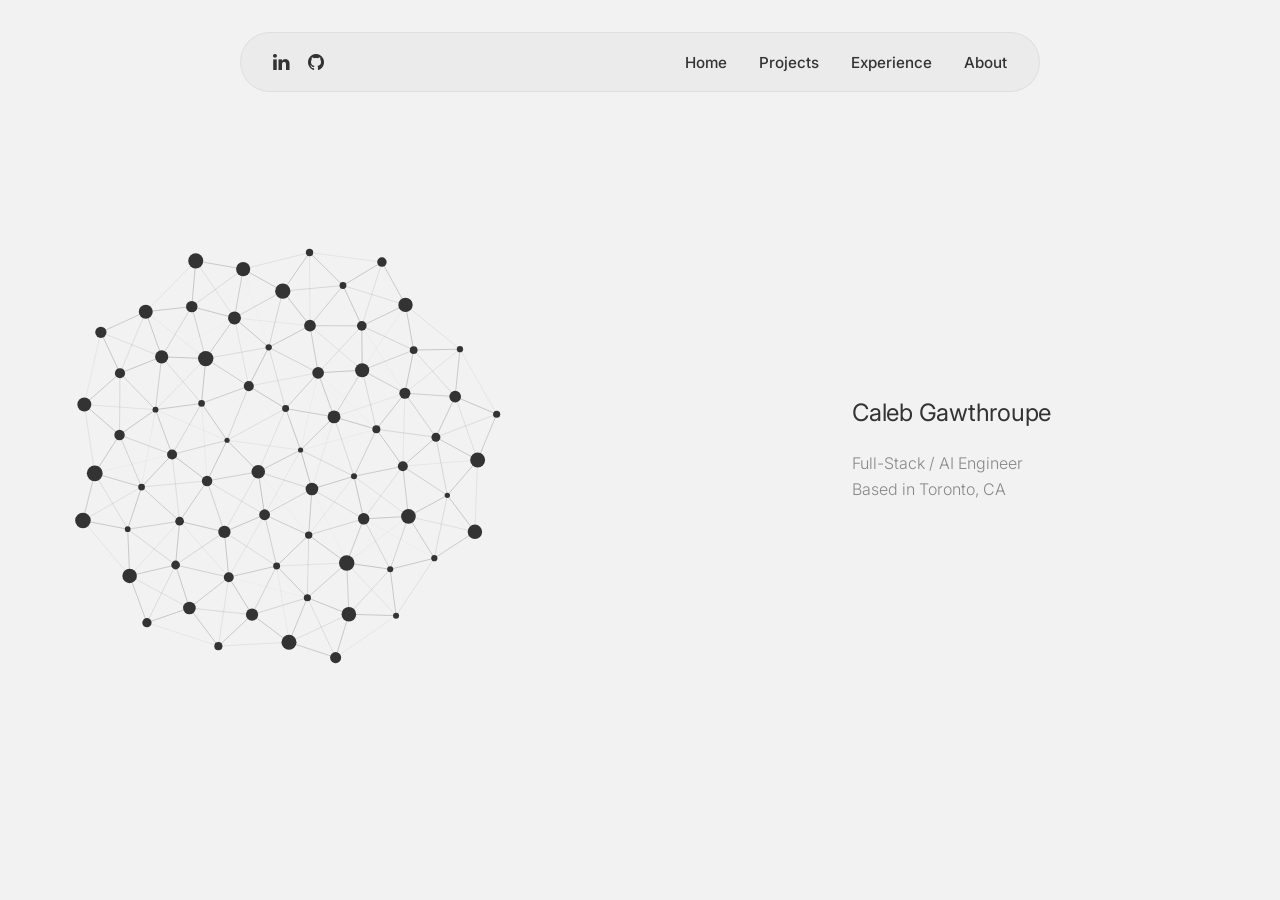
<file: index.html>
<!DOCTYPE html>
<html lang="en">

<head>
    <meta charset="UTF-8">
    <meta name="viewport" content="width=device-width, initial-scale=1.0">
    <title>Caleb Gawthroupe | Portfolio</title>
    <meta name="description" content="Personal portfolio of Caleb Gawthroupe">
    <link rel="preconnect" href="https://fonts.googleapis.com">
    <link rel="preconnect" href="https://fonts.gstatic.com" crossorigin>
    <link
        href="https://fonts.googleapis.com/css2?family=Outfit:wght@300;400;600;700&family=Inter:wght@300;400;500&display=swap"
        rel="stylesheet">
    <link rel="stylesheet" href="https://cdnjs.cloudflare.com/ajax/libs/font-awesome/4.6.3/css/font-awesome.css" />
    <link rel="stylesheet" href="styles.css">
</head>

<body>
    <nav class="navbar">
        <div class="logo">
            <ul class="social-icons">
                <li><a href="https://www.linkedin.com/in/caleb-gawthroupe-34589728a/" target="_blank"
                        rel="noopener noreferrer" class="social-icon"> <i class="fa fa-linkedin"></i></a></li>
                <li><a href="https://github.com/Caleb-Gawthroupe" target="_blank" rel="noopener noreferrer"
                        class="social-icon"> <i class="fa fa-github"></i></a></li>
            </ul>
        </div>
        <div class="nav-links">
            <a href="index.html">Home</a>
            <a href="projects.html">Projects</a>
            <a href="experience.html">Experience</a>
            <a href="about.html">About</a>
        </div>
    </nav>

    <main class="split-layout">
        <div class="left-column">
            <canvas id="node-network" width="400" height="400"></canvas>
        </div>

        <div class="right-column">
            <div class="content-block">
                <h1 class="name">Caleb Gawthroupe</h1>
                <p class="subtitle">Full-Stack / AI Engineer</p>
                <p class="subtitle">Based in Toronto, CA</p>
            </div>
        </div>
    </main>

    <script src="script.js"></script>
</body>

</html>
</file>
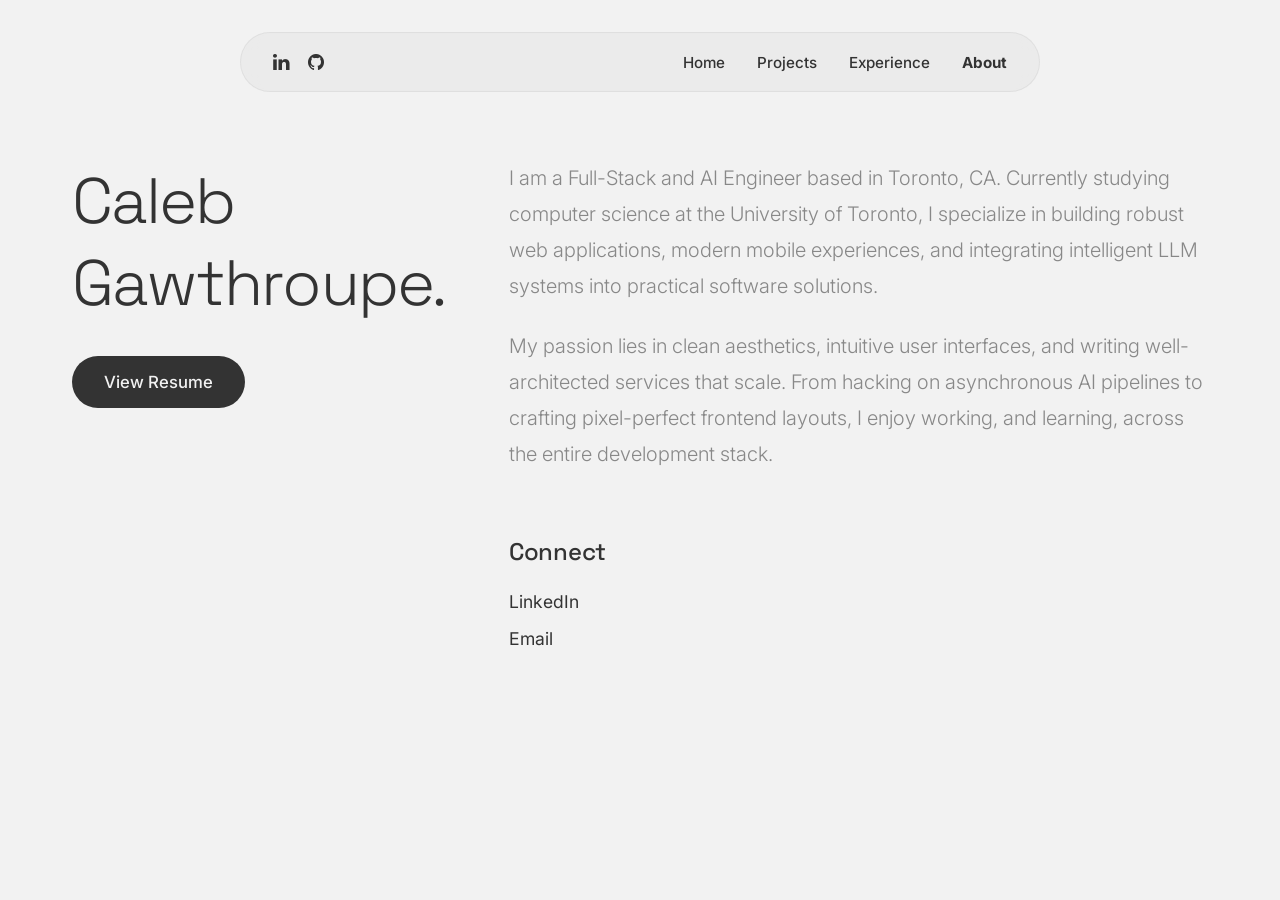
<file: about.html>
<!doctype html>
<html lang="en">
  <head>
    <meta charset="UTF-8" />
    <meta name="viewport" content="width=device-width, initial-scale=1.0" />
    <title>About | Caleb Gawthroupe</title>
    <meta
      name="description"
      content="About Caleb Gawthroupe, Full-Stack and AI Engineer"
    />
    <link rel="preconnect" href="https://fonts.googleapis.com" />
    <link rel="preconnect" href="https://fonts.gstatic.com" crossorigin />
    <link
      href="https://fonts.googleapis.com/css2?family=Outfit:wght@300;400;600;700&family=Inter:wght@300;400;500&family=Space+Grotesk:wght@300;400;500;600;700&display=swap"
      rel="stylesheet"
    />
    <link
      rel="stylesheet"
      href="https://cdnjs.cloudflare.com/ajax/libs/font-awesome/4.6.3/css/font-awesome.css"
    />
    <link rel="stylesheet" href="styles.css" />
    <link rel="stylesheet" href="about.css" />
  </head>

  <body>
    <nav class="navbar">
      <div class="logo">
        <ul class="social-icons">
          <li>
            <a
              href="https://www.linkedin.com/in/caleb-gawthroupe-34589728a/"
              target="_blank"
              rel="noopener noreferrer"
              class="social-icon"
            >
              <i class="fa fa-linkedin"></i
            ></a>
          </li>
          <li>
            <a
              href="https://github.com/Caleb-Gawthroupe"
              target="_blank"
              rel="noopener noreferrer"
              class="social-icon"
            >
              <i class="fa fa-github"></i
            ></a>
          </li>
        </ul>
      </div>
      <div class="nav-links">
        <a href="index.html">Home</a>
        <a href="projects.html">Projects</a>
        <a href="experience.html">Experience</a>
        <a href="about.html" class="active-link">About</a>
      </div>
    </nav>

    <main class="about-container">
      <div class="about-grid">
        <div class="about-left">
          <h1 class="about-title">Caleb Gawthroupe.</h1>
          <div class="resume-section">
            <a
              href="https://drive.google.com/file/d/1KlCr_9cyF6ZVWgNM-7CFlD2-byr-DPgM/view?usp=sharing"
              target="_blank"
              rel="noopener noreferrer"
              class="resume-button"
            >
              View Resume
            </a>
          </div>
        </div>

        <div class="about-right">
          <div class="bio-section">
            <p class="bio-text">
              I am a Full-Stack and AI Engineer based in Toronto, CA. Currently
              studying computer science at the University of Toronto, I
              specialize in building robust web applications, modern mobile
              experiences, and integrating intelligent LLM systems into
              practical software solutions.
            </p>
            <p class="bio-text">
              My passion lies in clean aesthetics, intuitive user interfaces,
              and writing well-architected services that scale. From hacking on
              asynchronous AI pipelines to crafting pixel-perfect frontend
              layouts, I enjoy working, and learning, across the entire
              development stack.
            </p>
          </div>

          <div class="connect-section">
            <h2 class="section-heading">Connect</h2>
            <ul class="contact-links">
              <li>
                <a
                  href="https://www.linkedin.com/in/caleb-gawthroupe-34589728a/"
                  target="_blank"
                  rel="noopener noreferrer"
                  class="hover-link"
                  >LinkedIn <i class="fa fa-arrow-right"></i
                ></a>
              </li>
              <li>
                <a href="mailto:calebgawthroupe@gmail.com" class="hover-link"
                  >Email <i class="fa fa-arrow-right"></i
                ></a>
              </li>
            </ul>
          </div>

        </div>
      </div>
    </main>
  </body>
</html>
</file>
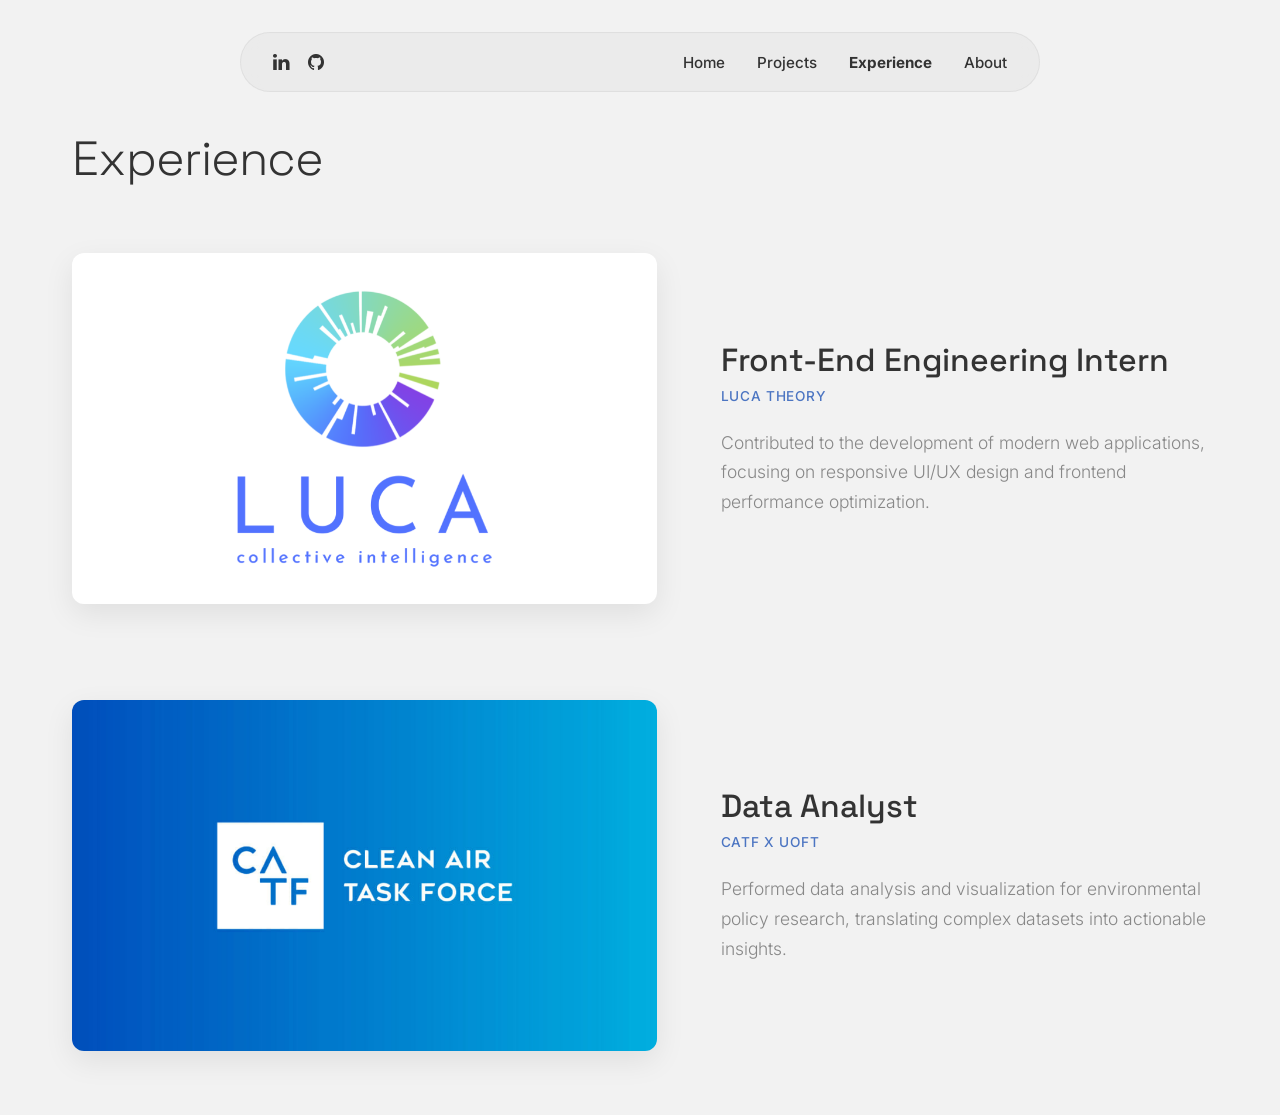
<file: experience.html>
<!doctype html>
<html lang="en">
  <head>
    <meta charset="UTF-8" />
    <meta name="viewport" content="width=device-width, initial-scale=1.0" />
    <title>Experience | Caleb Gawthroupe</title>
    <meta name="description" content="Professional experience of Caleb Gawthroupe" />
    <link rel="preconnect" href="https://fonts.googleapis.com" />
    <link rel="preconnect" href="https://fonts.gstatic.com" crossorigin />
    <link
      href="https://fonts.googleapis.com/css2?family=Outfit:wght@300;400;600;700&family=Inter:wght@300;400;500&family=Space+Grotesk:wght@300;400;500;600;700&display=swap"
      rel="stylesheet"
    />
    <link
      rel="stylesheet"
      href="https://cdnjs.cloudflare.com/ajax/libs/font-awesome/4.6.3/css/font-awesome.css"
    />
    <link rel="stylesheet" href="styles.css" />
    <link rel="stylesheet" href="projects.css" />
  </head>

  <body>
    <nav class="navbar">
      <div class="logo">
        <ul class="social-icons">
          <li>
            <a
              href="https://www.linkedin.com/in/caleb-gawthroupe-34589728a/"
              target="_blank"
              rel="noopener noreferrer"
              class="social-icon"
            >
              <i class="fa fa-linkedin"></i
            ></a>
          </li>
          <li>
            <a
              href="https://github.com/Caleb-Gawthroupe"
              target="_blank"
              rel="noopener noreferrer"
              class="social-icon"
            >
              <i class="fa fa-github"></i
            ></a>
          </li>
        </ul>
      </div>
      <div class="nav-links">
        <a href="index.html">Home</a>
        <a href="projects.html">Projects</a>
        <a href="experience.html" class="active-link">Experience</a>
        <a href="about.html">About</a>
      </div>
    </nav>

    <main class="projects-container">
      <header class="projects-header">
        <h1 class="page-title">Experience</h1>
      </header>

      <div class="projects-grid">
        <!-- Experience 1: LUCA Theory -->
        <article class="project-item">
          <a
            href="https://www.linkedin.com/in/caleb-gawthroupe-34589728a/"
            target="_blank"
            rel="noopener noreferrer"
            class="project-img-wrapper"
          >
            <div class="img placeholder luca-theory-img"></div>
          </a>
          <div class="project-info">
            <h2 class="project-title">
              <a
                href="https://www.linkedin.com/in/caleb-gawthroupe-34589728a/"
                target="_blank"
                rel="noopener noreferrer"
                >Front-End Engineering Intern <i class="fa fa-arrow-right"></i
              ></a>
            </h2>
            <p class="project-stack">
              LUCA Theory
            </p>
            <p class="project-desc">
              Contributed to the development of modern web applications, focusing on responsive UI/UX design and frontend performance optimization.
            </p>
          </div>
        </article>

        <!-- Experience 2: CATF x UofT -->
        <article class="project-item">
          <a
            href="https://www.linkedin.com/in/caleb-gawthroupe-34589728a/"
            target="_blank"
            rel="noopener noreferrer"
            class="project-img-wrapper"
          >
            <div class="img placeholder catf-img"></div>
          </a>
          <div class="project-info">
            <h2 class="project-title">
              <a
                href="https://www.linkedin.com/in/caleb-gawthroupe-34589728a/"
                target="_blank"
                rel="noopener noreferrer"
                >Data Analyst <i class="fa fa-arrow-right"></i
              ></a>
            </h2>
            <p class="project-stack">
              CATF x UofT
            </p>
            <p class="project-desc">
              Performed data analysis and visualization for environmental policy research, translating complex datasets into actionable insights.
            </p>
          </div>
        </article>
      </div>
    </main>
  </body>
</html>
</file>
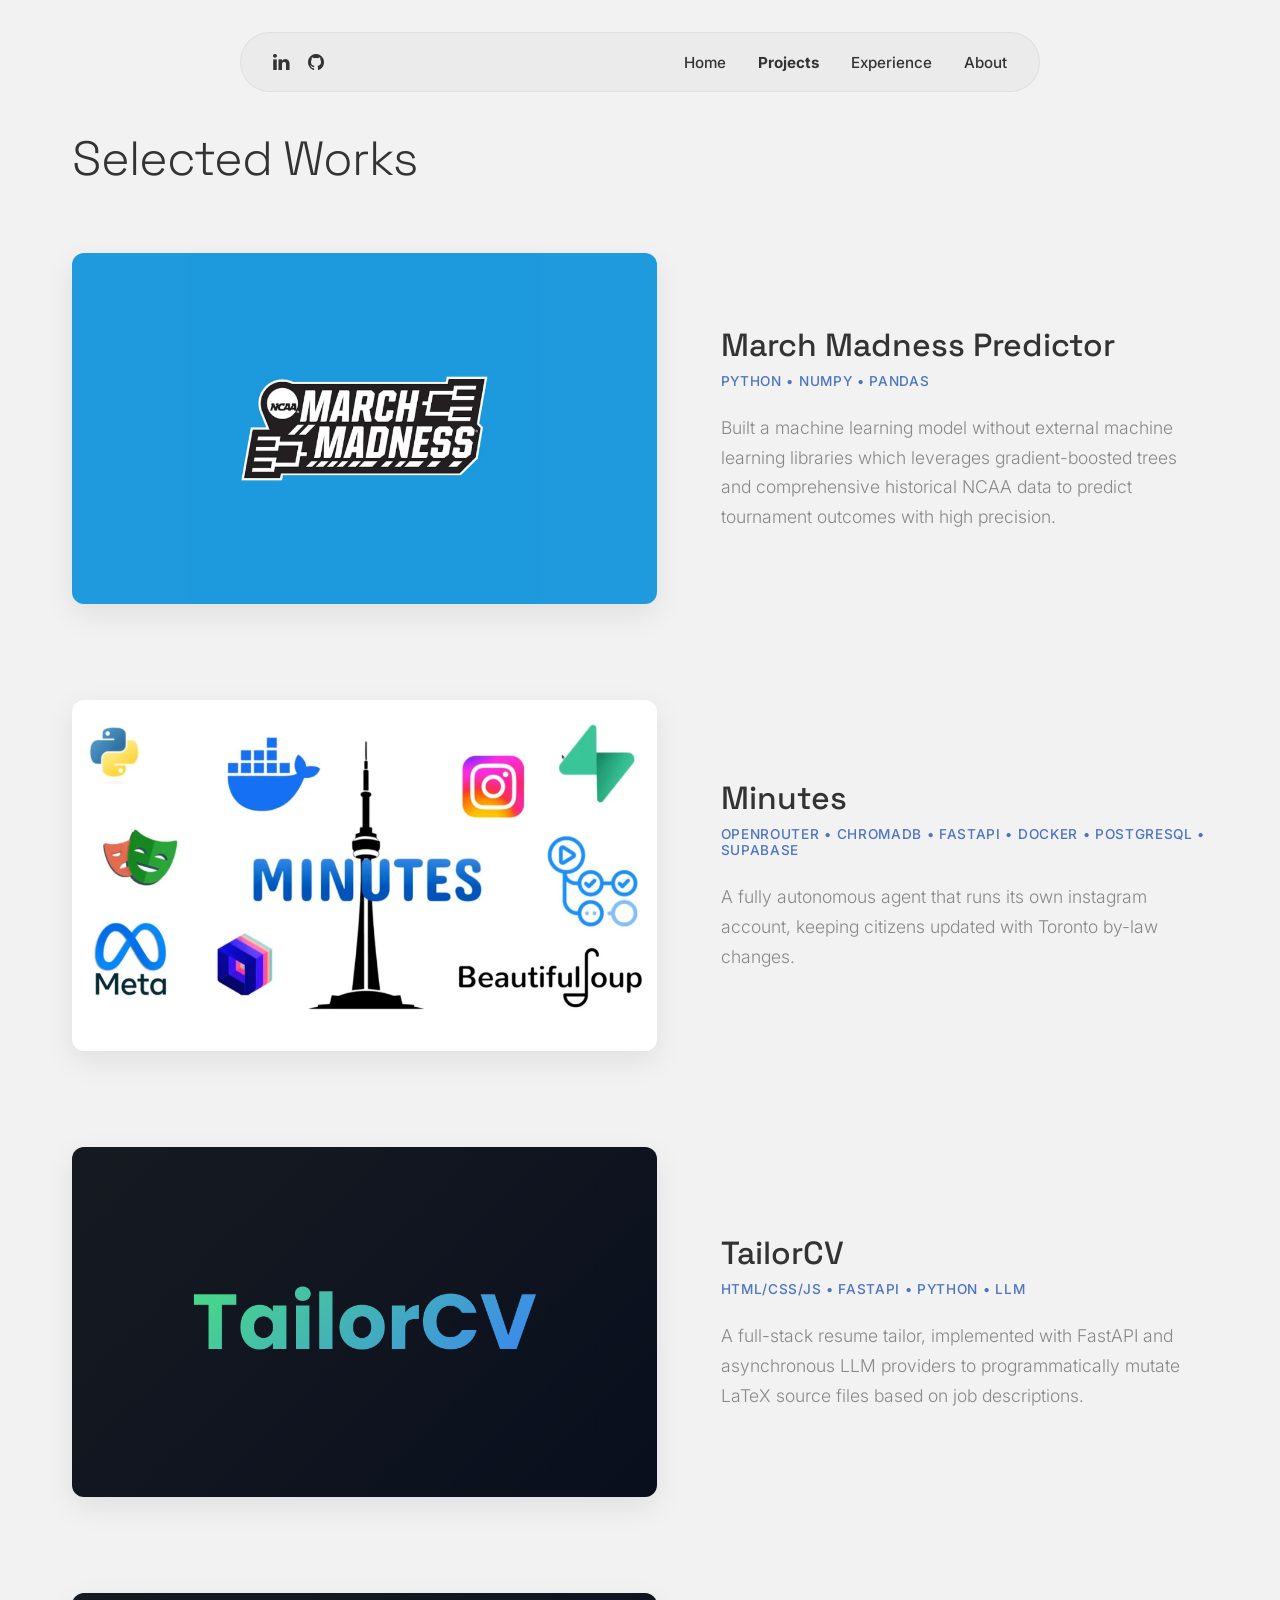
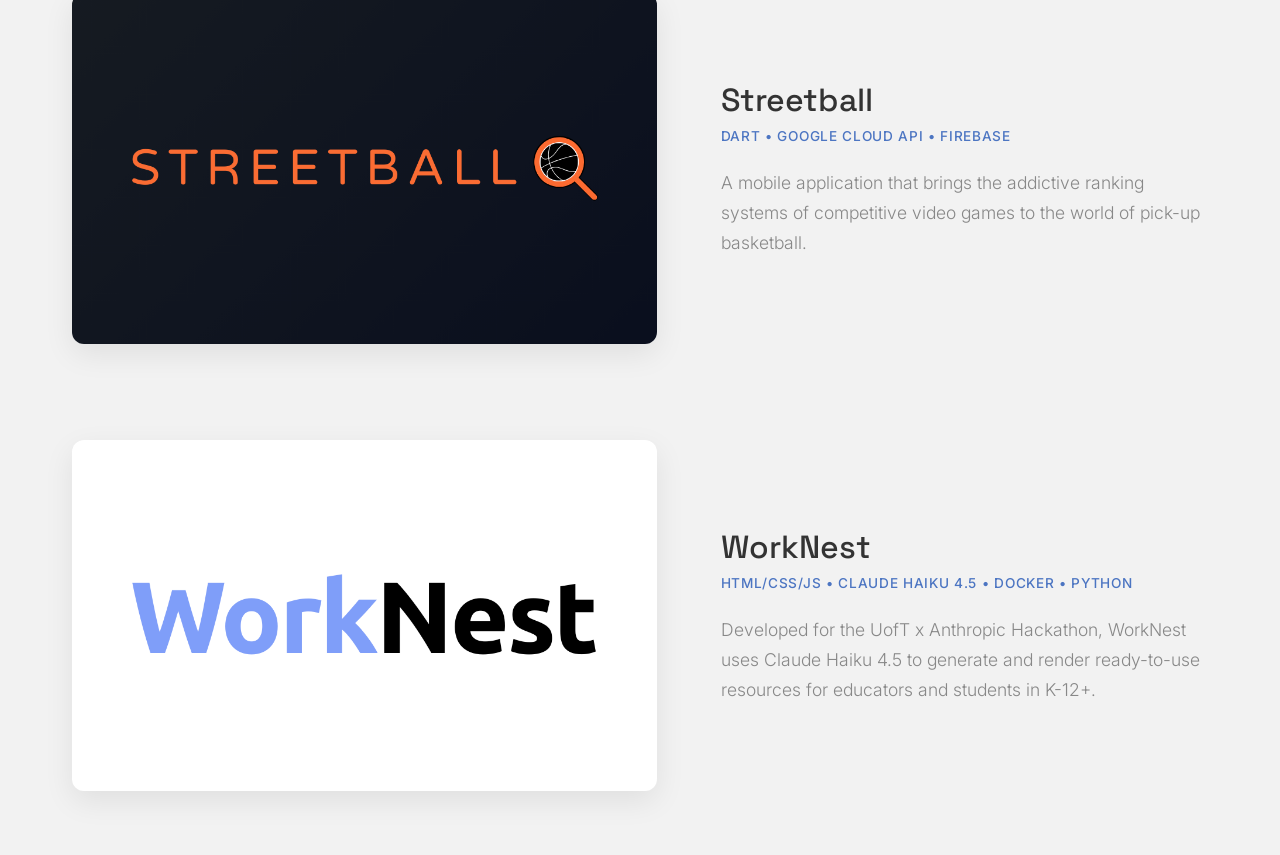
<file: projects.html>
<!doctype html>
<html lang="en">
  <head>
    <meta charset="UTF-8" />
    <meta name="viewport" content="width=device-width, initial-scale=1.0" />
    <title>Projects | Caleb Gawthroupe</title>
    <meta name="description" content="Portfolio projects by Caleb Gawthroupe" />
    <link rel="preconnect" href="https://fonts.googleapis.com" />
    <link rel="preconnect" href="https://fonts.gstatic.com" crossorigin />
    <link
      href="https://fonts.googleapis.com/css2?family=Outfit:wght@300;400;600;700&family=Inter:wght@300;400;500&family=Space+Grotesk:wght@300;400;500;600;700&display=swap"
      rel="stylesheet"
    />
    <link
      rel="stylesheet"
      href="https://cdnjs.cloudflare.com/ajax/libs/font-awesome/4.6.3/css/font-awesome.css"
    />
    <link rel="stylesheet" href="styles.css" />
    <link rel="stylesheet" href="projects.css" />
  </head>

  <body>
    <nav class="navbar">
      <div class="logo">
        <ul class="social-icons">
          <li>
            <a
              href="https://www.linkedin.com/in/caleb-gawthroupe-34589728a/"
              target="_blank"
              rel="noopener noreferrer"
              class="social-icon"
            >
              <i class="fa fa-linkedin"></i
            ></a>
          </li>
          <li>
            <a
              href="https://github.com/Caleb-Gawthroupe"
              target="_blank"
              rel="noopener noreferrer"
              class="social-icon"
            >
              <i class="fa fa-github"></i
            ></a>
          </li>
        </ul>
      </div>
      <div class="nav-links">
        <a href="index.html">Home</a>
        <a href="projects.html" class="active-link">Projects</a>
        <a href="experience.html">Experience</a>
        <a href="about.html">About</a>
      </div>
    </nav>

    <main class="projects-container">
      <header class="projects-header">
        <h1 class="page-title">Selected Works</h1>
      </header>

      <div class="projects-grid">
        <!-- Project: March Madness Predictor -->
        <article class="project-item">
          <a
            href="https://github.com/Caleb-Gawthroupe/march-madness-predictor"
            target="_blank"
            rel="noopener noreferrer"
            class="project-img-wrapper"
          >
            <div class="img placeholder march-madness-img"></div>
          </a>
          <div class="project-info">
            <h2 class="project-title">
              <a
                href="https://github.com/Caleb-Gawthroupe/march-madness-predictor"
                target="_blank"
                rel="noopener noreferrer"
                >March Madness Predictor <i class="fa fa-arrow-right"></i
              ></a>
            </h2>
            <p class="project-stack">Python • NumPy • Pandas</p>
            <p class="project-desc">
              Built a machine learning model without external machine learning
              libraries which leverages gradient-boosted trees and comprehensive
              historical NCAA data to predict tournament outcomes with high
              precision.
            </p>
          </div>
        </article>

        <!-- Project 1: Minutes -->
        <article class="project-item">
          <a
            href="https://devpost.com/software/minutes-x0t6ru?ref_content=my-projects-tab&ref_feature=my_projects"
            target="_blank"
            rel="noopener noreferrer"
            class="project-img-wrapper"
          >
            <div class="img placeholder minutes-img"></div>
          </a>
          <div class="project-info">
            <h2 class="project-title">
              <a
                href="https://github.com/Caleb-Gawthroupe/minutes"
                target="_blank"
                rel="noopener noreferrer"
                >Minutes <i class="fa fa-arrow-right"></i
              ></a>
            </h2>
            <p class="project-stack">
              OpenRouter • ChromaDB • FastAPI • Docker • PostgreSQL • Supabase
            </p>
            <p class="project-desc">
              A fully autonomous agent that runs its own instagram account,
              keeping citizens updated with Toronto by-law changes.
            </p>
          </div>
        </article>

        <!-- Project 2 -->
        <article class="project-item">
          <a
            href="https://github.com/Caleb-Gawthroupe/tailor-cv"
            target="_blank"
            rel="noopener noreferrer"
            class="project-img-wrapper"
          >
            <div class="img placeholder tailorcv-img"></div>
          </a>
          <div class="project-info">
            <h2 class="project-title">
              <a
                href="https://github.com/Caleb-Gawthroupe/tailor-cv"
                target="_blank"
                rel="noopener noreferrer"
                >TailorCV <i class="fa fa-arrow-right"></i
              ></a>
            </h2>
            <p class="project-stack">HTML/CSS/JS • FastAPI • Python • LLM</p>
            <p class="project-desc">
              A full-stack resume tailor, implemented with FastAPI and
              asynchronous LLM providers to programmatically mutate LaTeX source
              files based on job descriptions.
            </p>
          </div>
        </article>

        <!-- Project 2 -->
        <article class="project-item">
          <a
            href="https://github.com/Caleb-Gawthroupe/streetball"
            target="_blank"
            rel="noopener noreferrer"
            class="project-img-wrapper"
          >
            <div class="img placeholder streetball-img"></div>
          </a>
          <div class="project-info">
            <h2 class="project-title">
              <a
                href="https://github.com/Caleb-Gawthroupe/streetball"
                target="_blank"
                rel="noopener noreferrer"
                >Streetball <i class="fa fa-arrow-right"></i
              ></a>
            </h2>
            <p class="project-stack">Dart • Google Cloud API • Firebase</p>
            <p class="project-desc">
              A mobile application that brings the addictive ranking systems of
              competitive video games to the world of pick-up basketball.
            </p>
          </div>
        </article>

        <!-- Project 3 -->
        <article class="project-item">
          <a
            href="https://github.com/Caleb-Gawthroupe/worknest"
            target="_blank"
            rel="noopener noreferrer"
            class="project-img-wrapper"
          >
            <div class="img placeholder worknest-img"></div>
          </a>
          <div class="project-info">
            <h2 class="project-title">
              <a
                href="https://github.com/Caleb-Gawthroupe/worknest"
                target="_blank"
                rel="noopener noreferrer"
                >WorkNest <i class="fa fa-arrow-right"></i
              ></a>
            </h2>
            <p class="project-stack">
              HTML/CSS/JS • Claude Haiku 4.5 • Docker • Python
            </p>
            <p class="project-desc">
              Developed for the UofT x Anthropic Hackathon, WorkNest uses Claude
              Haiku 4.5 to generate and render ready-to-use resources for
              educators and students in K-12+.
            </p>
          </div>
        </article>
      </div>
    </main>
  </body>
</html>
</file>
<file: styles.css>
:root {
    --bg-color: #f2f2f2;
    /* Light gray background */
    --text-primary: #333333;
    --text-secondary: #888888;
    --nav-bg: rgba(230, 230, 230, 0.6);
    --nav-border: rgba(0, 0, 0, 0.05);
}

* {
    margin: 0;
    padding: 0;
    box-sizing: border-box;
}

body {
    font-family: 'Inter', sans-serif;
    background-color: var(--bg-color);
    color: var(--text-primary);
    min-height: 100vh;
    display: flex;
    flex-direction: column;
    overflow-x: hidden;
}

/* Navigation */
.navbar {
    position: fixed;
    top: 2rem;
    left: 50%;
    transform: translateX(-50%);
    width: 90%;
    max-width: 800px;
    height: 60px;
    background: var(--nav-bg);
    backdrop-filter: blur(10px);
    -webkit-backdrop-filter: blur(10px);
    border: 1px solid var(--nav-border);
    border-radius: 40px;
    display: flex;
    justify-content: space-between;
    align-items: center;
    padding: 0 2rem;
    z-index: 100;
}

.logo {
    display: flex;
    align-items: center;
}

ul.social-icons {
    list-style: none;
    padding: 0;
    margin: 0;
    display: flex;
    gap: 1.2rem;
}

.social-icons li {
    display: inline-block;
}

.social-icon {
    color: var(--text-primary);
    font-size: 1.2rem;
    text-decoration: none;
    transition: color 0.3s;
}

.fa-linkedin:hover {
    color: #0073a4;
}

.fa-github:hover {
    color: #333;
}

.nav-links {
    display: flex;
    gap: 2rem;
}

.nav-links a {
    text-decoration: none;
    color: var(--text-primary);
    font-size: 0.95rem;
    font-weight: 500;
    transition: opacity 0.2s;
}

.nav-links a:hover {
    opacity: 0.6;
}

/* Main Split Layout */
.split-layout {
    display: flex;
    min-height: 100vh;
    width: 100%;
    margin: 0 auto;
    max-width: 1400px;
    /* Constrain the overall width so they don't stretch too far apart */
}

.left-column {
    flex: 1;
    display: flex;
    justify-content: flex-end;
    /* Push the graphic towards the center */
    align-items: center;
    position: relative;
    padding: 2rem 10rem 2rem 2rem;
    /* Add padding on the right to separate from text slightly */
}

.right-column {
    flex: 1;
    display: flex;
    flex-direction: column;
    justify-content: center;
    align-items: flex-start;
    /* Keep text aligned to its left edge */
    padding: 4rem 2rem 4rem 10rem;
    /* Increased left padding to push text away from the center line */
}

/* Interactive Node Network */
#node-network {
    width: 500px;
    height: 500px;
    display: block;
}

/* Typography */
.content-block {
    max-width: 400px;
    animation: fadeIn 1s ease-out forwards;
}

.name {
    font-family: 'Space Grotesk', 'Inter', sans-serif;
    font-size: 1.5rem;
    font-weight: 400;
    color: var(--text-primary);
    margin-bottom: 1.5rem;
    letter-spacing: -0.01em;
}

.subtitle {
    font-size: 1rem;
    color: var(--text-secondary);
    font-weight: 300;
    line-height: 1.6;
}

/* Animations */
@keyframes fadeIn {
    from {
        opacity: 0;
        transform: translateY(10px);
    }

    to {
        opacity: 1;
        transform: translateY(0);
    }
}

/* Responsive constraints */
@media (max-width: 900px) {
    .split-layout {
        flex-direction: column;
    }

    .left-column,
    .right-column {
        min-height: 50vh;
        align-items: center;
        text-align: center;
    }
}
</file>
<file: about.css>
/* About Page Specific Styles */

.about-container {
    padding: 10rem 2rem 4rem 2rem;
    max-width: 1200px;
    margin: 0 auto;
    width: 100%;
    min-height: 100vh;
}

.about-grid {
    display: flex;
    gap: 4rem;
    animation: fadeIn 0.8s ease-out forwards;
}

.about-left {
    flex: 1;
    position: relative;
}

.about-title {
    font-family: 'Space Grotesk', sans-serif;
    font-size: 4rem;
    font-weight: 300;
    color: var(--text-primary);
    position: sticky;
    top: 10rem;
    letter-spacing: -0.03em;
}

.about-left .resume-section {
    margin-top: 2rem;
    position: sticky;
    top: 16rem;
}

.about-right {
    flex: 2;
    display: flex;
    flex-direction: column;
    gap: 4rem;
}

.bio-section {
    display: flex;
    flex-direction: column;
    gap: 1.5rem;
}

.bio-text {
    font-size: 1.25rem;
    line-height: 1.8;
    color: var(--text-secondary);
    font-weight: 300;
}

.section-heading {
    font-family: 'Space Grotesk', sans-serif;
    font-size: 1.5rem;
    font-weight: 500;
    color: var(--text-primary);
    margin-bottom: 1.5rem;
    letter-spacing: -0.01em;
}

.contact-links {
    list-style: none;
    display: flex;
    flex-direction: column;
    gap: 1rem;
}

.hover-link {
    display: inline-flex;
    align-items: center;
    gap: 0.5rem;
    font-size: 1.1rem;
    color: var(--text-primary);
    text-decoration: none;
    font-weight: 400;
    transition: all 0.2s ease;
    width: fit-content;
}

.hover-link i {
    font-size: 0.9rem;
    opacity: 0;
    transform: translateX(-10px);
    transition: all 0.3s ease;
}

.hover-link:hover {
    color: #4C75C2;
    /* Primary blue accent */
}

.hover-link:hover i {
    opacity: 1;
    transform: translateX(0);
}

.resume-button {
    display: inline-block;
    padding: 1rem 2rem;
    background-color: var(--text-primary);
    color: var(--bg-color);
    text-decoration: none;
    font-family: 'Inter', sans-serif;
    font-weight: 500;
    border-radius: 40px;
    font-size: 1.05rem;
    transition: transform 0.2s ease, box-shadow 0.2s ease;
}

.resume-button:hover {
    transform: translateY(-2px);
    box-shadow: 0 10px 20px rgba(0, 0, 0, 0.1);
}

/* Base link active styling inherited, but let's reinforce it for about page just in case */
.active-link {
    font-weight: 700 !important;
    color: var(--text-primary);
}

/* Responsive constraints */
@media (max-width: 900px) {
    .about-grid {
        flex-direction: column;
        gap: 3rem;
    }

    .about-title {
        position: static;
        font-size: 3rem;
        margin-bottom: 1rem;
    }
}
</file>
<file: projects.css>
/* Projects Page Specific Styles */

.projects-container {
    padding: 8rem 2rem 4rem 2rem;
    max-width: 1200px;
    margin: 0 auto;
    width: 100%;
}

.projects-header {
    margin-bottom: 4rem;
    animation: fadeIn 0.8s ease-out forwards;
}

.page-title {
    font-family: 'Space Grotesk', 'Inter', sans-serif;
    font-size: 3rem;
    font-weight: 300;
    color: var(--text-primary);
    margin-bottom: 0.5rem;
    letter-spacing: -0.02em;
}

.page-subtitle {
    font-size: 1.1rem;
    color: var(--text-secondary);
    font-weight: 300;
}

.active-link {
    font-weight: 700 !important;
    color: var(--text-primary);
}

/* Projects Grid Layout */
.projects-grid {
    display: flex;
    flex-direction: column;
    gap: 6rem;
}

.project-item {
    display: flex;
    gap: 4rem;
    align-items: center;
    opacity: 0;
    transform: translateY(20px);
    animation: slideUp 0.8s ease-out forwards;
}

/* Staggered animation delays for the list */
.project-item:nth-child(1) {
    animation-delay: 0.1s;
}

.project-item:nth-child(2) {
    animation-delay: 0.2s;
}

.project-item:nth-child(3) {
    animation-delay: 0.3s;
}

.project-item:nth-child(4) {
    animation-delay: 0.4s;
}

.project-item:nth-child(5) {
    animation-delay: 0.5s;
}

.project-img-wrapper {
    flex: 1.2;
    display: block;
    border-radius: 12px;
    overflow: hidden;
    background: #eaeaea;
    box-shadow: 0 10px 30px rgba(0, 0, 0, 0.08);
    transition: transform 0.4s ease, box-shadow 0.4s ease;
}

.project-item:hover .project-img-wrapper {
    transform: translateY(-5px);
    box-shadow: 0 15px 40px rgba(0, 0, 0, 0.12);
}

.img.placeholder {
    width: 100%;
    padding-bottom: 60%;
    /* Enforce a 16:9ish aspect ratio */
    background-size: cover;
    background-position: center;
    transition: transform 0.6s ease;
}

.project-item:hover .img.placeholder {
    transform: scale(1.03);
    /* Subtle zoom on hover */
}

/* Specific Project Image Backgrounds */
.march-madness-img {
    background-image: url('./assets/march_madness_predictor.png');
}

.minutes-img {
    background-image: url('./assets/minutes.png');
}

.tailorcv-img {
    background-image: url('./assets/tailorcv.png');
}

.streetball-img {
    background-image: url('./assets/streetball.png');
}

.worknest-img {
    background-image: url('./assets/worknest.png');
}

.luca-theory-img {
    background-image: url('./assets/luca_theory.png');
}

.catf-img {
    background-image: url('./assets/catf.png');
}

.project-info {
    flex: 1;
    display: flex;
    flex-direction: column;
    justify-content: center;
}

.project-title {
    font-family: 'Space Grotesk', sans-serif;
    font-size: 2rem;
    font-weight: 500;
    color: var(--text-primary);
    margin-bottom: 0.5rem;
}

.project-title a {
    color: var(--text-primary);
    text-decoration: none;
    transition: color 0.2s ease;
    display: inline-flex;
    align-items: center;
    gap: 0.5rem;
}

.project-title a:hover {
    color: #4C75C2;
}

.project-title a i {
    font-size: 1.2rem;
    opacity: 0;
    transform: translateX(-10px);
    transition: all 0.3s ease;
}

.project-title a:hover i {
    opacity: 1;
    transform: translateX(0);
}

.project-stack {
    font-size: 0.85rem;
    font-family: 'Inter', sans-serif;
    font-weight: 500;
    letter-spacing: 0.05em;
    text-transform: uppercase;
    color: #4C75C2;
    /* Subtle structural blue */
    margin-bottom: 1.5rem;
}

.project-desc {
    font-size: 1.1rem;
    line-height: 1.7;
    color: var(--text-secondary);
    font-weight: 300;
}

/* Animations */
@keyframes slideUp {
    from {
        opacity: 0;
        transform: translateY(20px);
    }

    to {
        opacity: 1;
        transform: translateY(0);
    }
}

/* Responsive constraints */
@media (max-width: 900px) {
    .project-item {
        flex-direction: column;
        gap: 2rem;
    }

    .project-item:nth-child(even) {
        flex-direction: column;
    }

    .project-img-wrapper {
        width: 100%;
    }

    .projects-header {
        text-align: center;
    }
}
</file>
